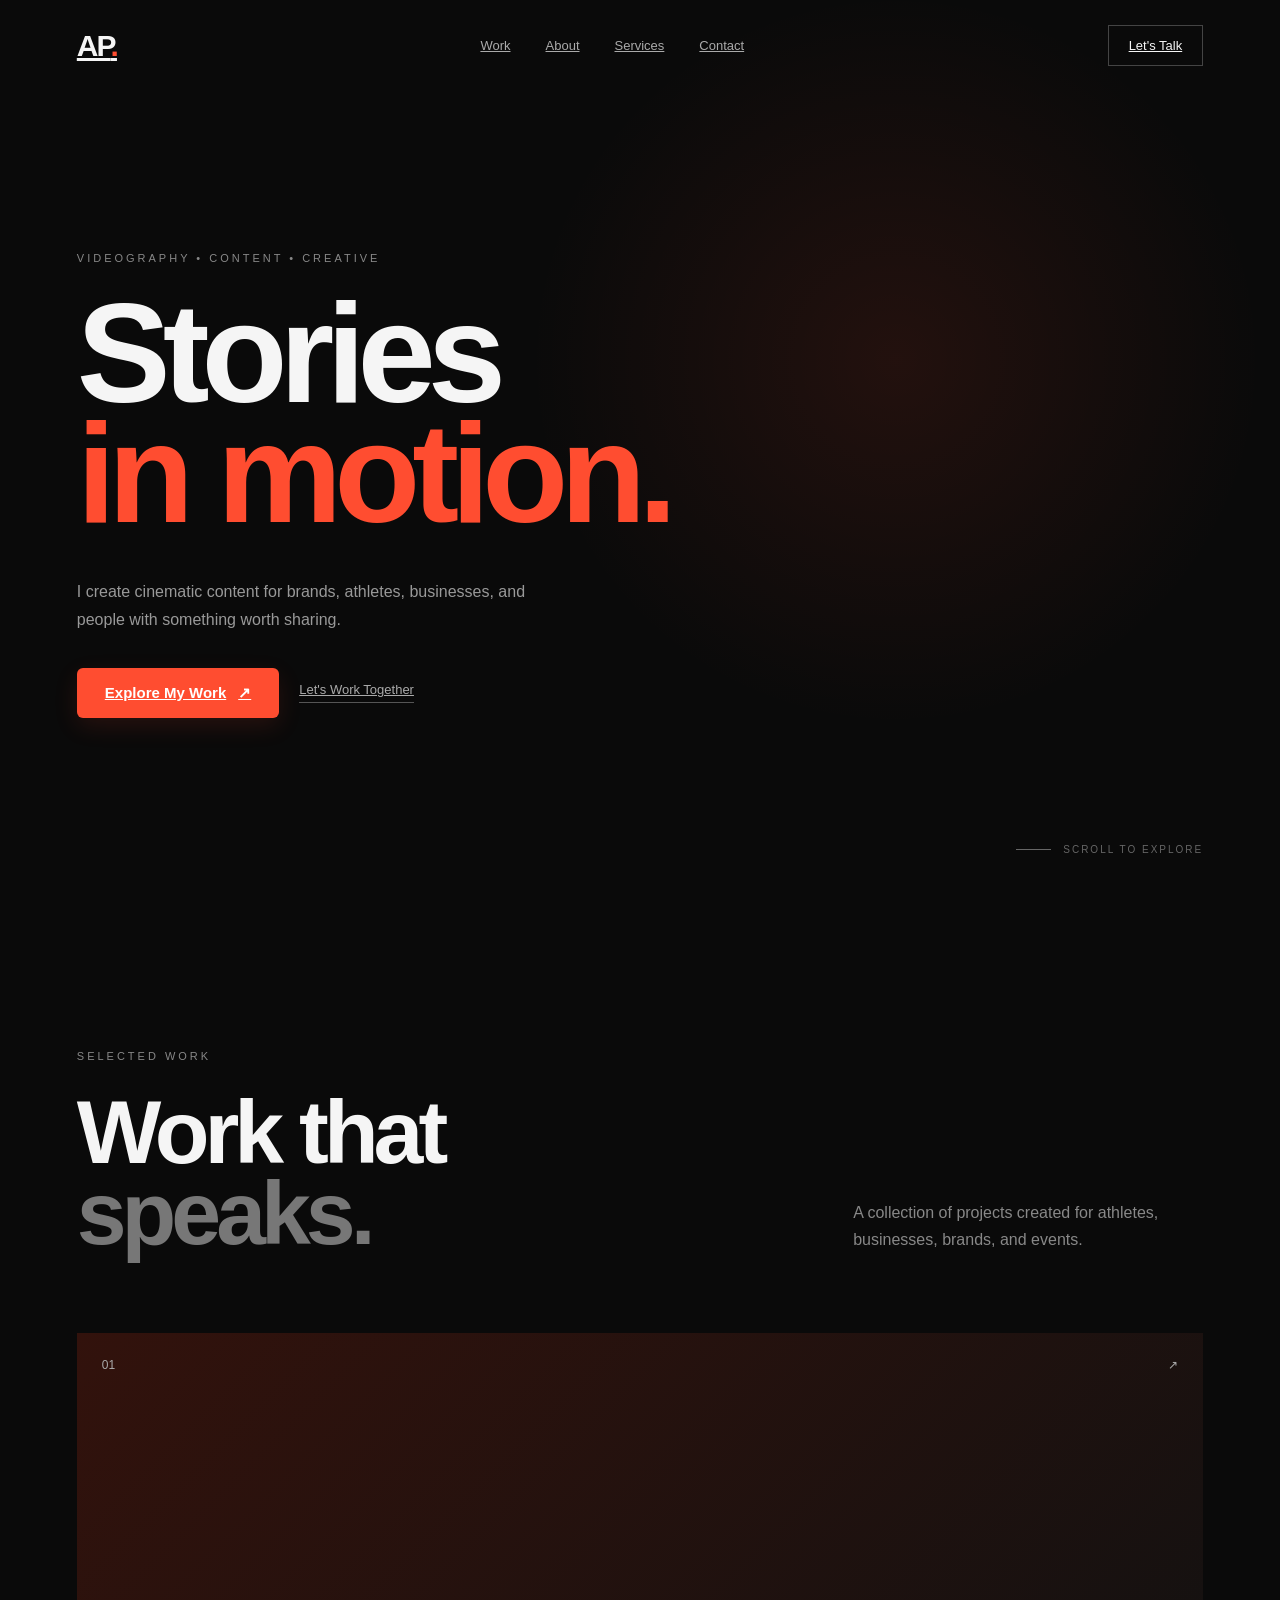
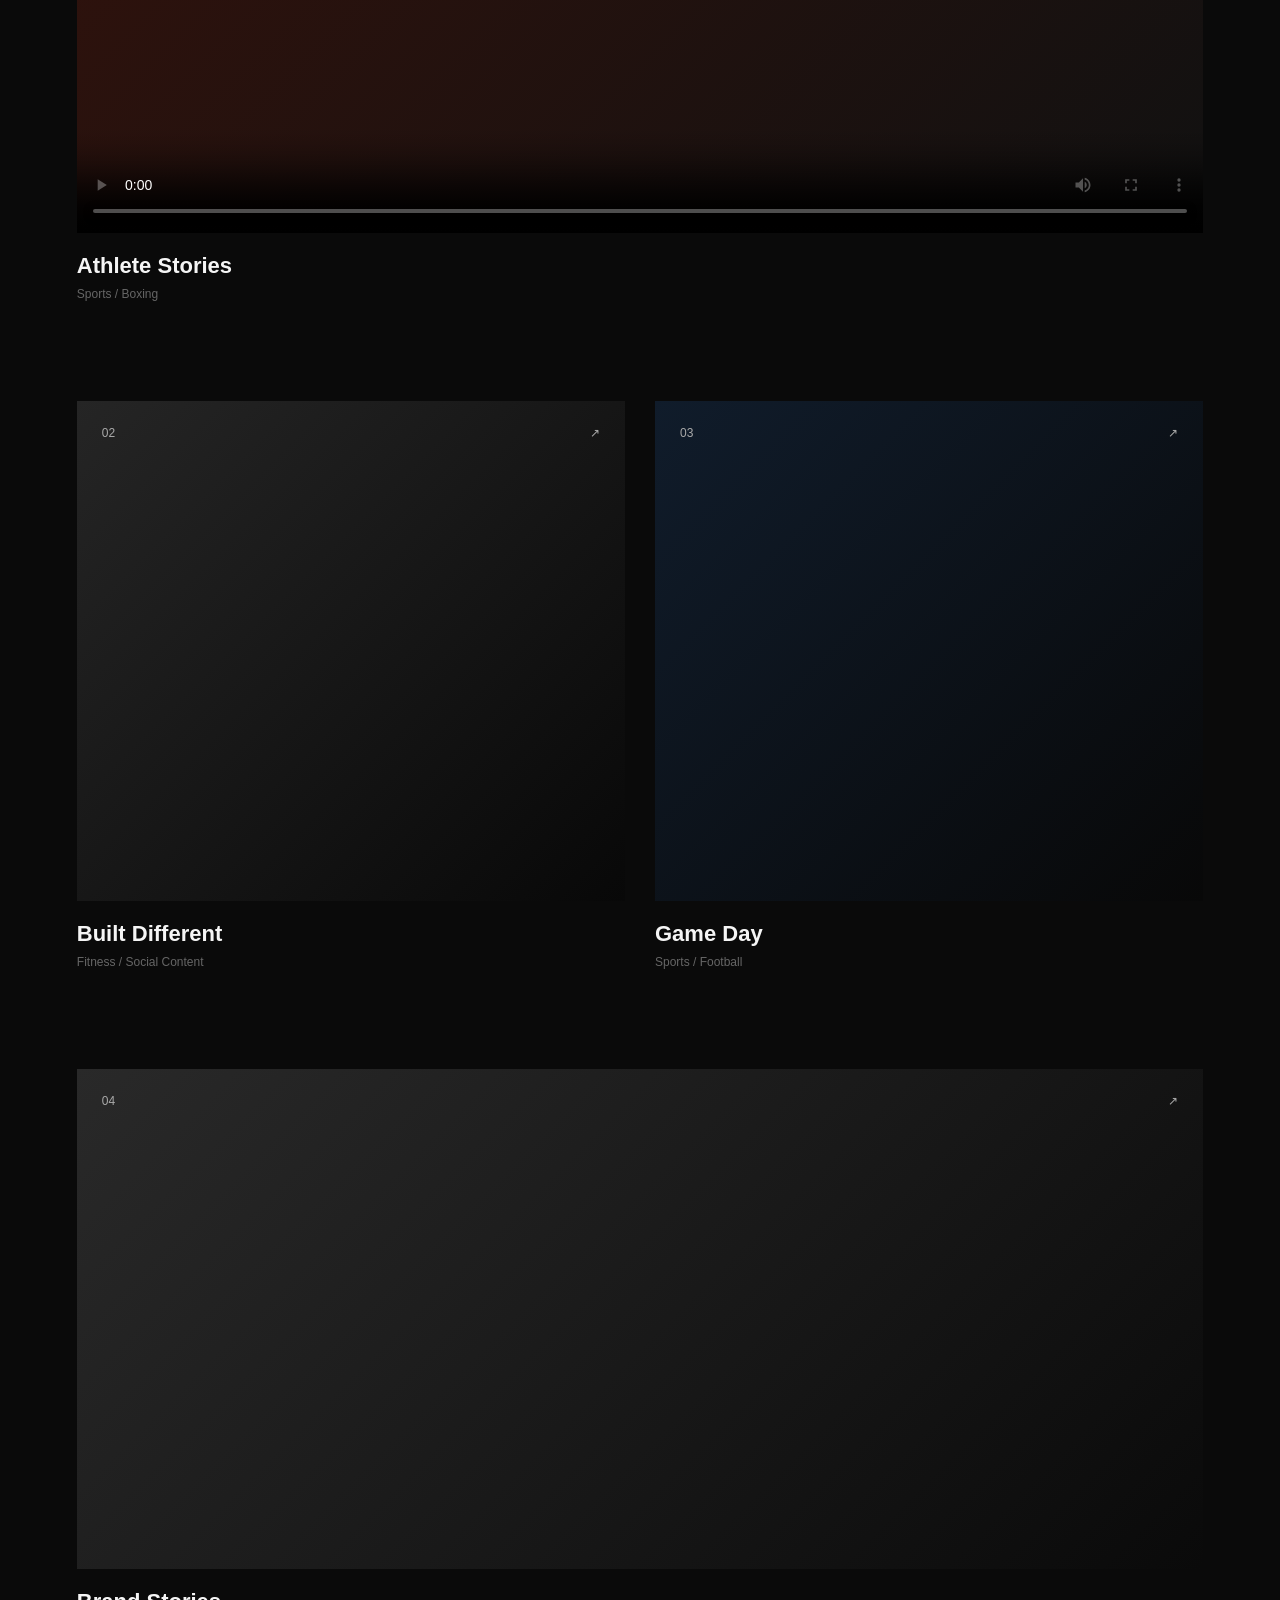
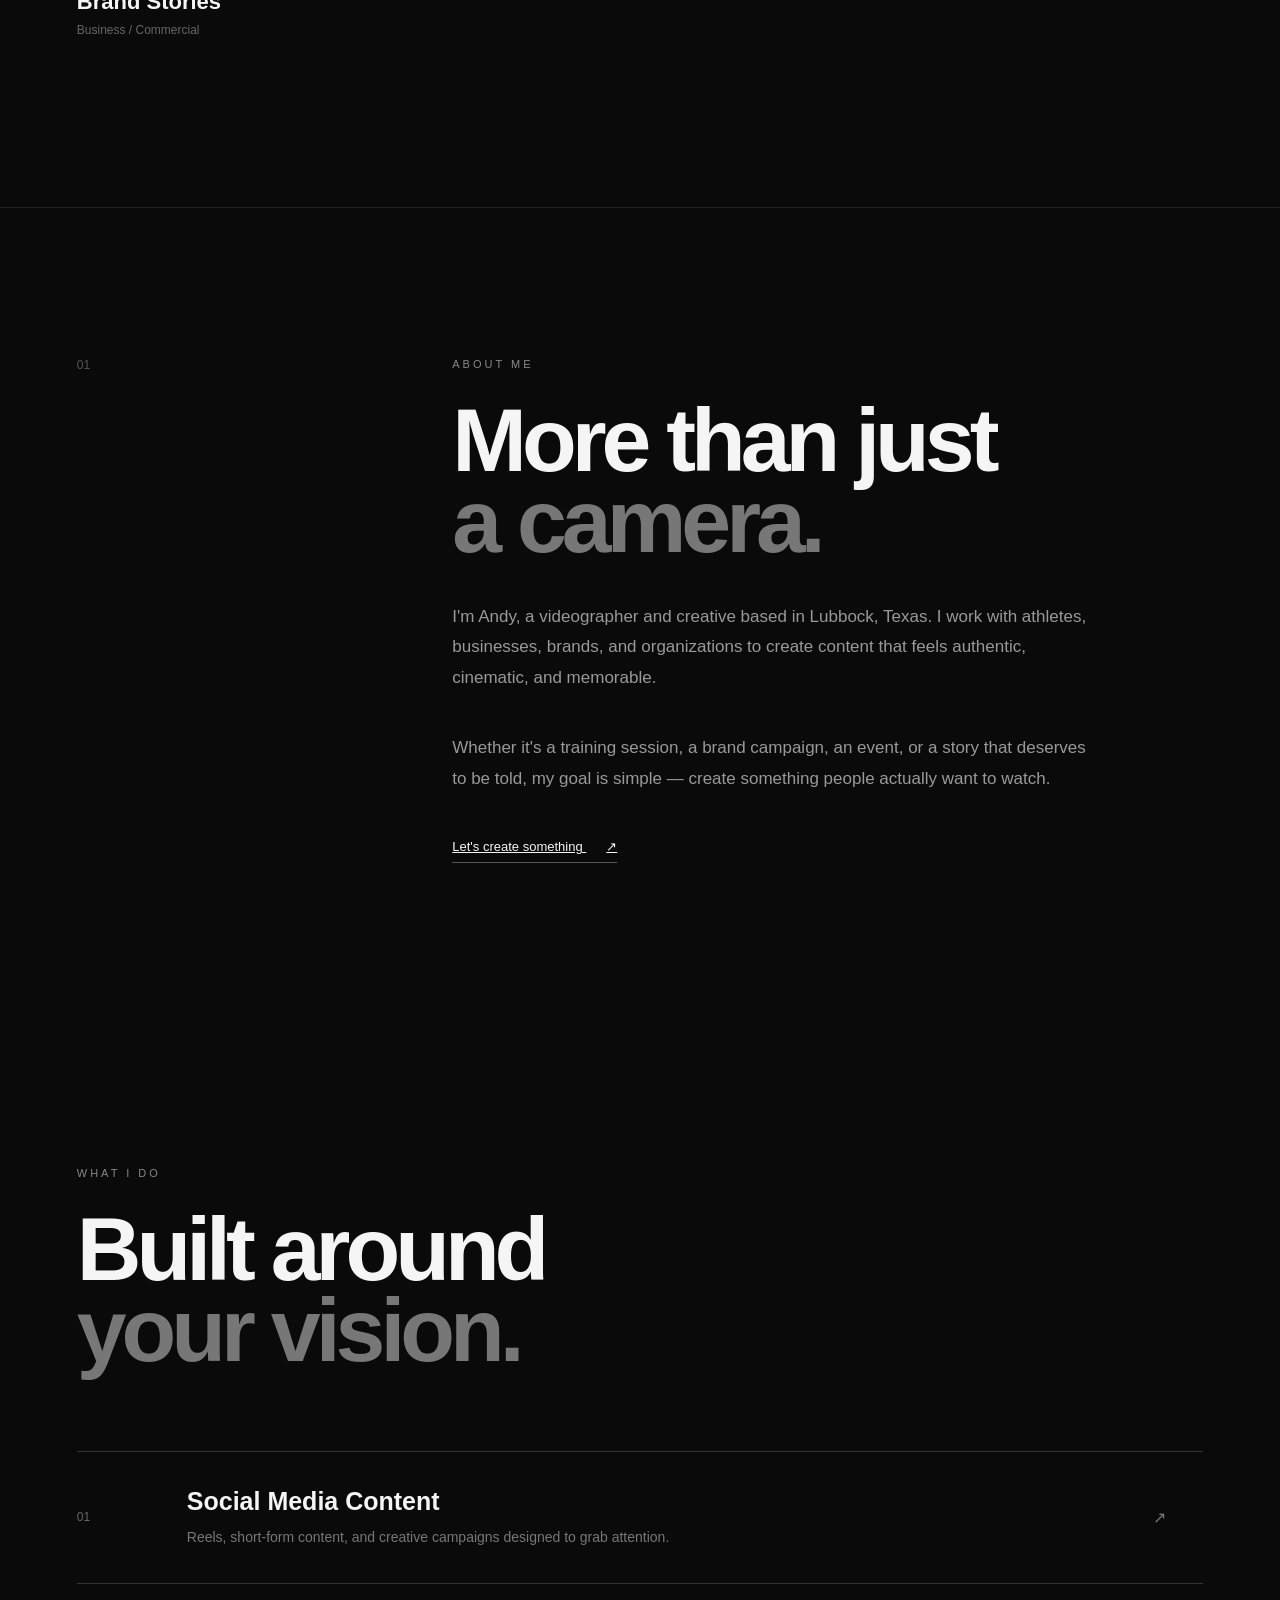
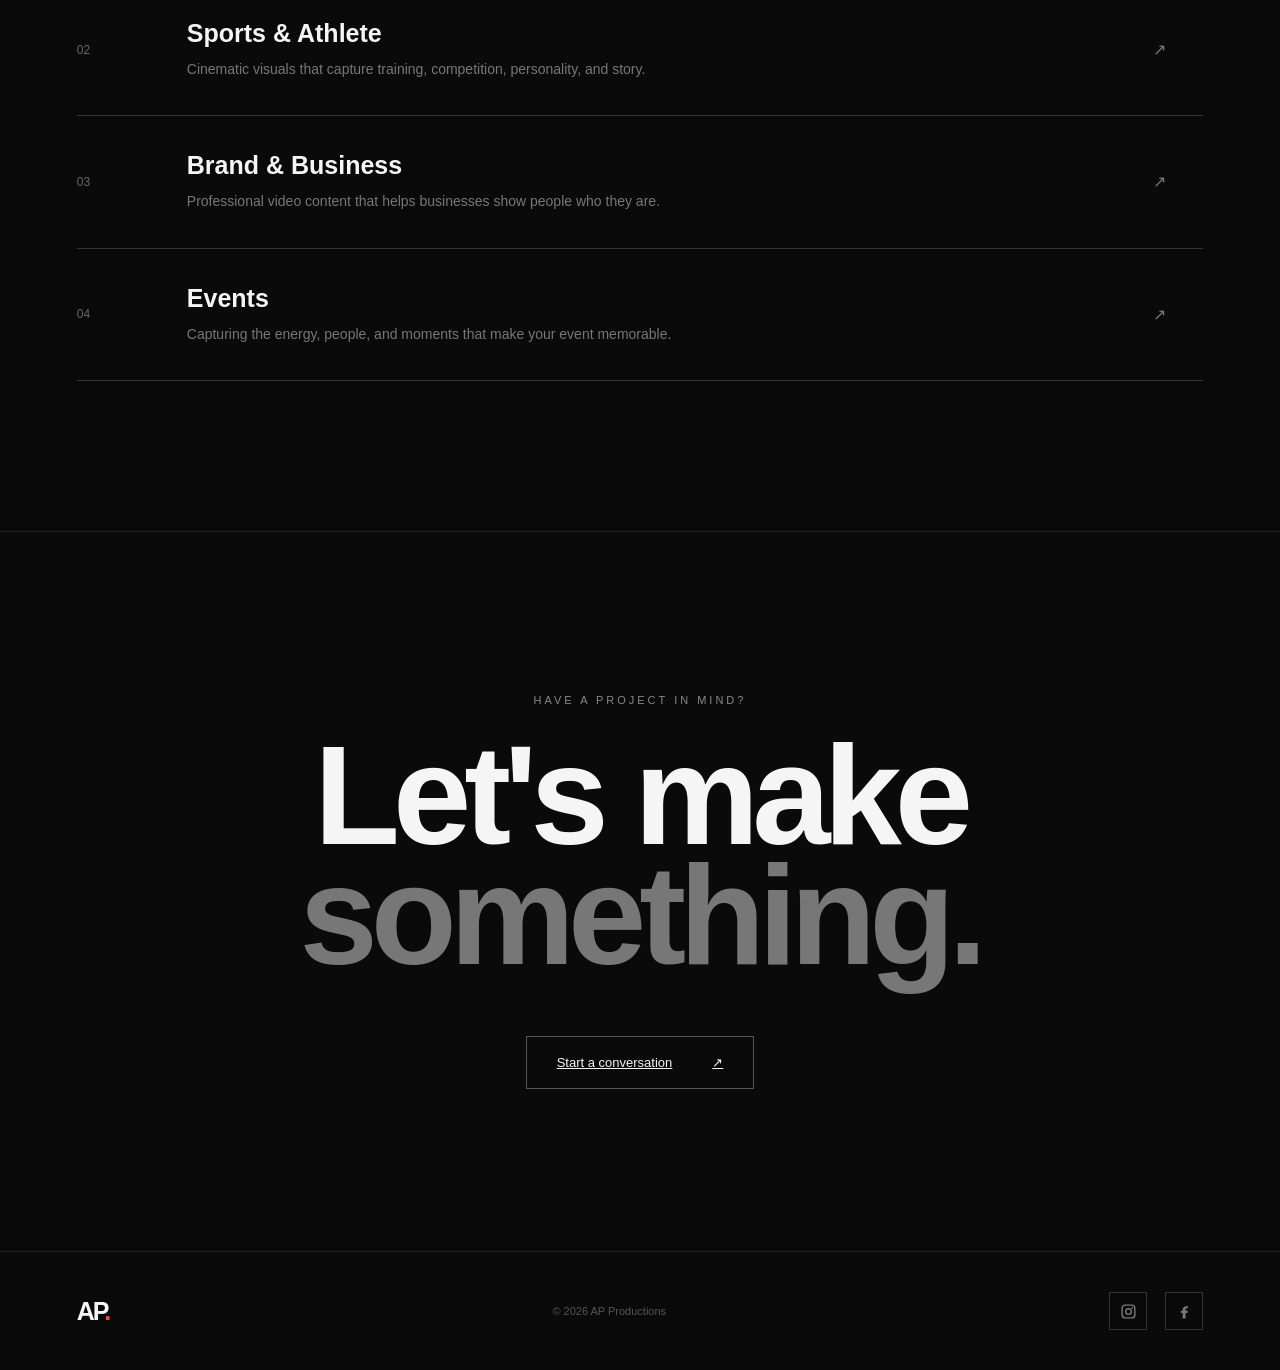
<file: index.html>
<!DOCTYPE html>
<html lang="en">
<head>
    <meta charset="UTF-8">
    <meta name="viewport" content="width=device-width, initial-scale=1.0">

    <title>AP Productions | Creative Videography</title>

    <link rel="preconnect" href="https://fonts.googleapis.com">
    <link rel="preconnect" href="https://fonts.gstatic.com" crossorigin>
    <link href="https://fonts.googleapis.com/css2?family=Inter:wght@300;400;600;800&display=swap" rel="stylesheet">

    <link rel="stylesheet" href="style.css">
</head>

<body>

    <!-- ================= NAVIGATION ================= -->

    <header class="navbar">
        <a href="#" class="logo">AP<span>.</span></a>

        <nav>
            <a href="#work">Work</a>
            <a href="#about">About</a>
            <a href="#services">Services</a>
            <a href="#contact">Contact</a>
        </nav>

        <a href="#contact" class="nav-button">Let's Talk</a>
    </header>


    <!-- ================= HERO ================= -->

    <main>

        <section class="hero">

            <div class="hero-content">

                <p class="eyebrow">VIDEOGRAPHY • CONTENT • CREATIVE</p>

                <h1>
                    Stories<br>
                    <span>in motion.</span>
                </h1>

                <p class="hero-description">
                    I create cinematic content for brands, athletes,
                    businesses, and people with something worth sharing.
                </p>

                <div class="hero-buttons">

                    <a href="#work" class="primary-button">
                        Explore My Work
                        <span>↗</span>
                    </a>

                    <a href="#contact" class="secondary-button">
                        Let's Work Together
                    </a>

                </div>

            </div>


            <div class="scroll-indicator">
                <span></span>
                Scroll to explore
            </div>

        </section>


        <!-- ================= WORK ================= -->

        <section id="work" class="work-section">

            <div class="section-heading">

                <div>
                    <p class="eyebrow">SELECTED WORK</p>

                    <h2>
                        Work that<br>
                        <span>speaks.</span>
                    </h2>
                </div>

                <p class="section-description">
                    A collection of projects created for athletes,
                    businesses, brands, and events.
                </p>

            </div>


            <div class="work-grid">

                <article class="work-card large reveal">

                    <div class="work-image boxing">
                        <video controls poster="https://res.cloudinary.com/tfjz9pkz/video/upload/v1786253946/athlete-poster.jpg" aria-label="Athlete Stories video">
                            <source src="https://res.cloudinary.com/tfjz9pkz/video/upload/v1786253946/C0600_d7hea5.mp4" type="video/mp4">
                        </video>

                        <div class="work-overlay">
                            <span>01</span>
                            <span>↗</span>
                        </div>
                    </div>

                    <div class="work-info">
                        <div>
                            <h3>Athlete Stories</h3>
                            <p>Sports / Boxing</p>
                        </div>
                    </div>

                </article>


                <article class="work-card reveal">

                    <div class="work-image fitness">
                        <div class="work-overlay">
                            <span>02</span>
                            <span>↗</span>
                        </div>
                    </div>

                    <div class="work-info">
                        <div>
                            <h3>Built Different</h3>
                            <p>Fitness / Social Content</p>
                        </div>
                    </div>

                </article>


                <article class="work-card reveal">

                    <div class="work-image football">
                        <div class="work-overlay">
                            <span>03</span>
                            <span>↗</span>
                        </div>
                    </div>

                    <div class="work-info">
                        <div>
                            <h3>Game Day</h3>
                            <p>Sports / Football</p>
                        </div>
                    </div>

                </article>


                <article class="work-card large reveal">

                    <div class="work-image brand">
                        <div class="work-overlay">
                            <span>04</span>
                            <span>↗</span>
                        </div>
                    </div>

                    <div class="work-info">
                        <div>
                            <h3>Brand Stories</h3>
                            <p>Business / Commercial</p>
                        </div>
                    </div>

                </article>

            </div>

        </section>


        <!-- ================= ABOUT ================= -->

        <section id="about" class="about-section">

            <div class="about-number">
                01
            </div>

            <div class="about-content">

                <p class="eyebrow">ABOUT ME</p>

                <h2>
                    More than just<br>
                    <span>a camera.</span>
                </h2>

                <p class="about-text">
                    I'm Andy, a videographer and creative based in
                    Lubbock, Texas. I work with athletes, businesses,
                    brands, and organizations to create content that
                    feels authentic, cinematic, and memorable.
                </p>

                <p class="about-text">
                    Whether it's a training session, a brand campaign,
                    an event, or a story that deserves to be told,
                    my goal is simple — create something people
                    actually want to watch.
                </p>

                <a href="#contact" class="text-link">
                    Let's create something <span>↗</span>
                </a>

            </div>

        </section>


        <!-- ================= SERVICES ================= -->

        <section id="services" class="services-section">

            <div class="section-heading">

                <div>
                    <p class="eyebrow">WHAT I DO</p>

                    <h2>
                        Built around<br>
                        <span>your vision.</span>
                    </h2>
                </div>

            </div>


            <div class="services-list">

                <div class="service reveal">
                    <span>01</span>

                    <div>
                        <h3>Social Media Content</h3>
                        <p>
                            Reels, short-form content, and creative
                            campaigns designed to grab attention.
                        </p>
                    </div>

                    <span class="service-arrow">↗</span>
                </div>


                <div class="service reveal">
                    <span>02</span>

                    <div>
                        <h3>Sports & Athlete</h3>
                        <p>
                            Cinematic visuals that capture training,
                            competition, personality, and story.
                        </p>
                    </div>

                    <span class="service-arrow">↗</span>
                </div>


                <div class="service reveal">
                    <span>03</span>

                    <div>
                        <h3>Brand & Business</h3>
                        <p>
                            Professional video content that helps
                            businesses show people who they are.
                        </p>
                    </div>

                    <span class="service-arrow">↗</span>
                </div>


                <div class="service reveal">
                    <span>04</span>

                    <div>
                        <h3>Events</h3>
                        <p>
                            Capturing the energy, people, and moments
                            that make your event memorable.
                        </p>
                    </div>

                    <span class="service-arrow">↗</span>
                </div>

            </div>

        </section>


        <!-- ================= CTA ================= -->

        <section id="contact" class="contact-section">

            <p class="eyebrow">HAVE A PROJECT IN MIND?</p>

            <h2>
                Let's make<br>
                <span>something.</span>
            </h2>

            <a href="mailto:your@email.com" class="contact-button">
                Start a conversation
                <span>↗</span>
            </a>

        </section>

    </main>


    <!-- ================= FOOTER ================= -->

    <footer>

        <div class="footer-logo">
            AP<span>.</span>
        </div>

        <p>
            © 2026 AP Productions
        </p>

        <div class="social-links">

            <a href="https://www.instagram.com/" target="_blank" aria-label="Instagram">
                <svg viewBox="0 0 24 24">
                    <path d="M7.5 2h9A5.5 5.5 0 0 1 22 7.5v9a5.5 5.5 0 0 1-5.5 5.5h-9A5.5 5.5 0 0 1 2 16.5v-9A5.5 5.5 0 0 1 7.5 2Zm0 2A3.5 3.5 0 0 0 4 7.5v9A3.5 3.5 0 0 0 7.5 20h9a3.5 3.5 0 0 0 3.5-3.5v-9A3.5 3.5 0 0 0 16.5 4h-9ZM12 7a5 5 0 1 1 0 10 5 5 0 0 1 0-10Zm0 2a3 3 0 1 0 0 6 3 3 0 0 0 0-6Zm5.25-3.25a1.25 1.25 0 1 1 0 2.5 1.25 1.25 0 0 1 0-2.5Z"/>
                </svg>
            </a>


            <a href="https://www.facebook.com/" target="_blank" aria-label="Facebook">
                <svg viewBox="0 0 24 24">
                    <path d="M13.5 22v-8h2.75l.5-3h-3.25V9.05c0-.87.29-1.55 1.58-1.55H17V4.82c-.34-.05-1.5-.14-2.85-.14-2.82 0-4.75 1.72-4.75 4.88V11H6.75v3H9.4v8h4.1Z"/>
                </svg>
            </a>

        </div>

    </footer>


    <script src="script.js"></script>

</body>
</html>
</file>
<file: style.css>
/* =========================
   RESET
========================= */

* {
    margin: 0;
    padding: 0;
    box-sizing: border-box;

}

/* Ensure links and SVGs inherit theme colors (avoid stray default purple) */
a:visited {
    color: inherit;
}

svg {
    fill: currentColor;
}

/* Force all anchor states to inherit theme color and use themed focus ring */
a, a:visited, a:hover, a:active, a:focus {
    color: inherit;
}

a:focus {
    outline: none;
    box-shadow: 0 0 0 4px rgba(255,77,48,0.12);
    border-radius: 4px;
}

html {
    scroll-behavior: smooth;
}

:root{
    --bg: #0a0a0a;
    --text: #f5f5f5;
    --muted: #777777;
    --accent: #ff4d30;
    --border: #222222;
}

body {
    background: var(--bg);
    color: var(--text);
    font-family: Arial, Helvetica, sans-serif;
    overflow-x: hidden;
}

    .section-heading h2 span,
    .about-content h2 span,
    .contact-section h2 span {
         color: var(--muted);
    }
::selection {
    background: #ffffff;
    color: #000000;
}


/* =========================
   NAVIGATION
========================= */

.navbar {
    position: fixed;
    top: 0;
    left: 0;

    width: 100%;

    display: flex;
    align-items: center;
    justify-content: space-between;

    padding: 25px 6vw;

    z-index: 1000;

    mix-blend-mode: normal;

    transition: 0.4s ease;
}

.navbar.scrolled {
    background: rgba(10, 10, 10, 0.85);
    backdrop-filter: blur(15px);

    padding-top: 18px;
    padding-bottom: 18px;
}

.logo {
    font-size: 30px;
    font-weight: 800;
    letter-spacing: -2px;
}

.logo span,
.footer-logo span {
    color: var(--accent);
}

.navbar nav {
    display: flex;
    gap: 35px;
}

.navbar nav a {
    font-size: 13px;
    color: #aaa;

    transition: 0.3s ease;
}

.navbar nav a:hover {
    color: white;
}

.nav-button {
    border: 1px solid #444;

    padding: 12px 20px;

    font-size: 13px;

    transition: 0.3s ease;
}

.nav-button:hover {
    background: white;
    color: black;
}


/* =========================
   HERO
========================= */

.hero {
    min-height: 100vh;

    display: flex;
    align-items: center;

    padding: 150px 6vw 80px;

    position: relative;

    background:
        radial-gradient(
            circle at 70% 40%,
            rgba(255, 77, 48, 0.10),
            transparent 35%
        );
}

.hero-content {
    max-width: 1100px;
}

.eyebrow {
    font-size: 11px;
    letter-spacing: 3px;
    color: #888;

    margin-bottom: 30px;
}

.hero h1 {
    font-size: clamp(70px, 11vw, 160px);

    line-height: 0.85;

    letter-spacing: -8px;

    font-weight: 700;

    margin-bottom: 45px;
}

.hero h1 span {
    color: var(--accent);
}

.hero-description {
    max-width: 480px;

    color: #999;

    line-height: 1.7;

    font-size: 16px;

    margin-bottom: 35px;
}

.hero-buttons {
    display: flex;
    align-items: center;
    gap: 20px;
}

.primary-button {
    background: var(--accent);
    color: #fff;

    padding: 16px 28px;

    font-size: 15px;
    font-weight: 700;

    display: inline-flex;
    gap: 12px;
    align-items: center;

    border-radius: 6px;
    box-shadow: 0 8px 24px rgba(255,77,48,0.12);

    transition: transform 0.18s ease, box-shadow 0.18s ease, background 0.18s ease;
}

.primary-button:hover {
    transform: translateY(-3px);
    box-shadow: 0 14px 36px rgba(255,77,48,0.18);
}

.secondary-button {
    color: #aaa;

    font-size: 13px;

    border-bottom: 1px solid #555;

    padding-bottom: 5px;

    transition: 0.3s ease;
}

.secondary-button:hover {
    color: white;
    border-color: white;
}

.scroll-indicator {
    position: absolute;

    bottom: 45px;
    right: 6vw;

    display: flex;
    align-items: center;

    gap: 12px;

    font-size: 10px;

    text-transform: uppercase;

    letter-spacing: 2px;

    color: #666;
}

.scroll-indicator span {
    width: 35px;
    height: 1px;

    background: #666;
}


/* =========================
   WORK
========================= */

.work-section {
    padding: 150px 6vw;
}

.section-heading {
    display: flex;
    justify-content: space-between;
    align-items: end;

    margin-bottom: 80px;
}

.section-heading h2,
.about-content h2 {
    font-size: clamp(55px, 7vw, 100px);

    line-height: 0.9;

    letter-spacing: -5px;
}

.section-heading h2 span,
.about-content h2 span,
.contact-section h2 span {
    color: #777;
}

.section-description {
    max-width: 350px;

    color: #888;

    line-height: 1.7;
}


/* =========================
   WORK GRID
========================= */

.work-grid {
    display: grid;

    grid-template-columns: repeat(2, 1fr);

    gap: 80px 30px;
}

.work-card {
    cursor: pointer;
}

.work-card.large {
    grid-column: span 2;
}

.work-image {
    height: 500px;

    position: relative;

    overflow: hidden;

    background-size: cover;
    background-position: center;

    transition: transform 0.8s cubic-bezier(.2,.8,.2,1);
}

.work-image video {
    width: 100%;
    height: 100%;
    object-fit: cover;
    display: block;
}


/*
   Replace these backgrounds
   with your actual photos/videos later.
*/

.boxing {
    background:
        linear-gradient(
            135deg,
            #32120c,
            #111
        );
}

.fitness {
    background:
        linear-gradient(
            135deg,
            #252525,
            #080808
        );
}

.football {
    background:
        linear-gradient(
            135deg,
            #101c2b,
            #080808
        );
}

.brand {
    background:
        linear-gradient(
            135deg,
            #292929,
            #0a0a0a
        );
}

.work-card:hover .work-image {
    transform: scale(1.03);
}

.work-overlay {
    position: absolute;

    top: 25px;
    left: 25px;
    right: 25px;

    display: flex;
    justify-content: space-between;

    font-size: 12px;

    color: #aaa;
}

.work-info {
    padding: 20px 0;
}

.work-info h3 {
    font-size: 22px;
    margin-bottom: 8px;
}

.work-info p {
    color: #666;
    font-size: 12px;
}


/* =========================
   ABOUT
========================= */

.about-section {
    min-height: 90vh;

    padding: 150px 6vw;

    display: grid;

    grid-template-columns: 1fr 2fr;

    border-top: 1px solid #222;
}

.about-number {
    color: #555;
    font-size: 12px;
}

.about-content {
    max-width: 850px;
}

.about-text {
    max-width: 650px;

    color: #999;

    line-height: 1.8;

    font-size: 17px;

    margin-top: 40px;
}

.text-link {
    display: inline-block;

    margin-top: 45px;

    padding-bottom: 8px;

    border-bottom: 1px solid #555;

    font-size: 13px;

    transition: 0.3s ease;
}

.text-link:hover {
    border-color: white;
}

.text-link span {
    margin-left: 20px;
}


/* =========================
   SERVICES
========================= */

.services-section {
    padding: 150px 6vw;
}

.services-list {
    border-top: 1px solid #333;
}

.service {
    display: grid;

    grid-template-columns: 80px 1fr 50px;

    gap: 30px;

    align-items: center;

    padding: 35px 0;

    border-bottom: 1px solid #333;

    transition: 0.4s ease;
}

.service:hover {
    padding-left: 20px;
}

.service > span:first-child {
    color: #666;
    font-size: 12px;
}

.service h3 {
    font-size: 25px;

    margin-bottom: 10px;
}

.service p {
    color: #777;

    font-size: 14px;

    max-width: 500px;

    line-height: 1.6;
}

.service-arrow {
    color: #777;

    transition: 0.3s ease;
}

.service:hover .service-arrow {
    color: white;

    transform: translate(5px, -5px);
}


/* =========================
   CONTACT
========================= */

.contact-section {
    min-height: 80vh;

    display: flex;

    flex-direction: column;

    justify-content: center;

    align-items: center;

    text-align: center;

    padding: 100px 6vw;

    border-top: 1px solid #222;
}

.contact-section h2 {
    font-size: clamp(70px, 11vw, 150px);

    line-height: 0.85;

    letter-spacing: -7px;

    margin-bottom: 60px;
}

.contact-button {
    border: 1px solid #555;

    padding: 18px 30px;

    display: flex;

    gap: 40px;

    font-size: 13px;

    transition: 0.3s ease;
}

.contact-button:hover {
    background: white;
    color: black;
}


/* =========================
   FOOTER
========================= */

footer {
    padding: 40px 6vw;

    border-top: 1px solid var(--border);

    display: flex;

    justify-content: space-between;

    align-items: center;
}

.footer-logo {
    font-size: 25px;

    font-weight: 800;

    letter-spacing: -2px;
}

footer p {
    color: #555;

    font-size: 11px;
}

.social-links {
    display: flex;
    align-items: center;
    gap: 18px;
}

.social-links a {
    width: 38px;
    height: 38px;

    border: 1px solid #333;

    display: flex;
    align-items: center;
    justify-content: center;

    transition: all 0.3s ease;
}

.social-links svg {
    width: 17px;
    height: 17px;

    fill: #777;

    transition: all 0.3s ease;
}

.social-links a:hover {
    background: white;
    border-color: white;
}

.social-links a:hover svg {
    fill: black;
    transform: scale(1.1);
}


/* =========================
   SCROLL ANIMATIONS
========================= */

.reveal {
    opacity: 0;

    transform: translateY(60px);

    transition:
        opacity 1s ease,
        transform 1s cubic-bezier(.2,.8,.2,1);
}

.reveal.active {
    opacity: 1;

    transform: translateY(0);
}


/* =========================
   MOBILE
========================= */

@media (max-width: 800px) {

    .navbar {
        padding: 20px;
    }

    .navbar nav {
        display: none;
    }

    .nav-button {
        padding: 10px 15px;
    }

    .hero {
        padding: 130px 20px 80px;
    }

    .hero h1 {
        font-size: 70px;

        letter-spacing: -5px;
    }

    .hero-buttons {
        flex-direction: column;

        align-items: flex-start;
    }

    .scroll-indicator {
        display: none;
    }

    .work-section,
    .about-section,
    .services-section {
        padding: 100px 20px;
    }

    .section-heading {
        display: block;
    }

    .section-description {
        margin-top: 30px;
    }

    .work-grid {
        grid-template-columns: 1fr;

        gap: 50px;
    }

    .work-card.large {
        grid-column: span 1;
    }

    .work-image {
        height: 400px;
    }

    .about-section {
        display: block;
    }

    .about-number {
        margin-bottom: 50px;
    }

    .service {
        grid-template-columns: 40px 1fr 20px;

        gap: 15px;
    }

    .service h3 {
        font-size: 19px;
    }

    .service p {
        font-size: 13px;
    }

    .contact-section h2 {
        font-size: 75px;

        letter-spacing: -5px;
    }

    footer {
        flex-direction: column;

        gap: 25px;
    }

}
</file>
